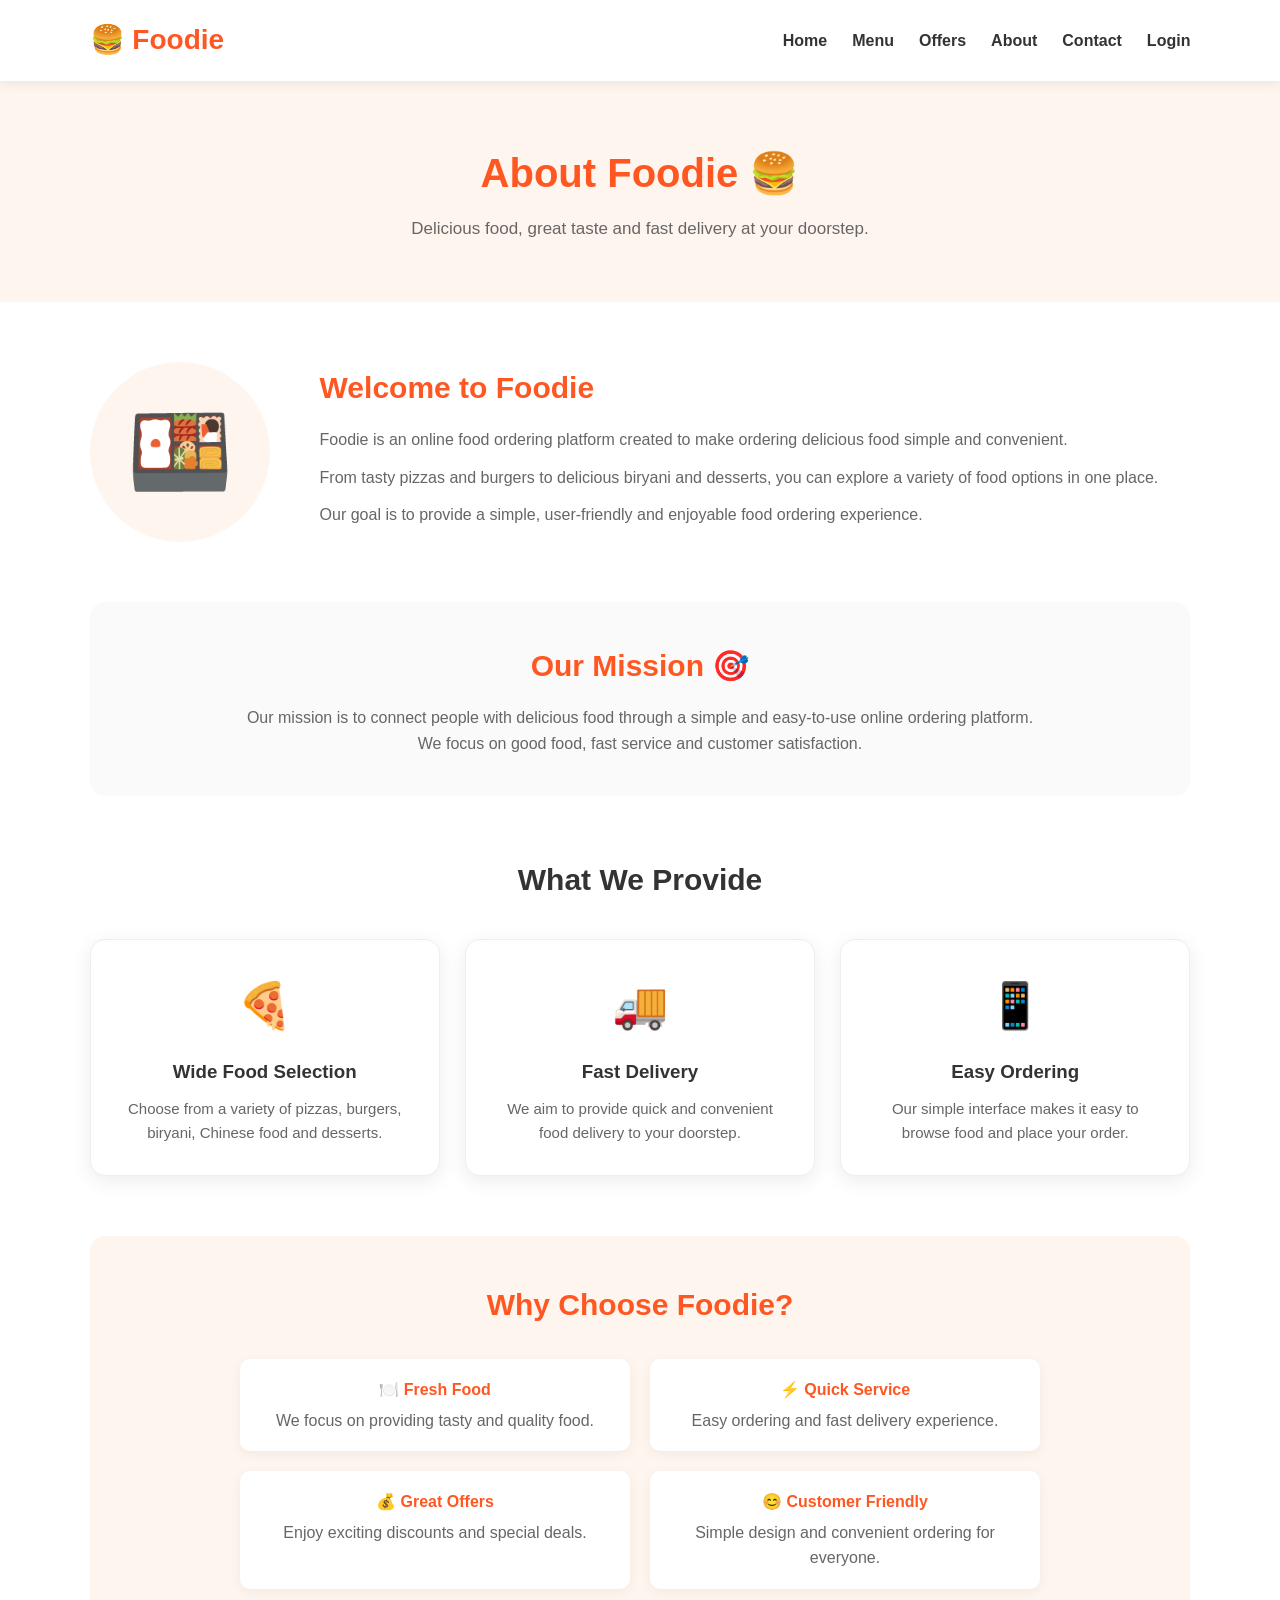
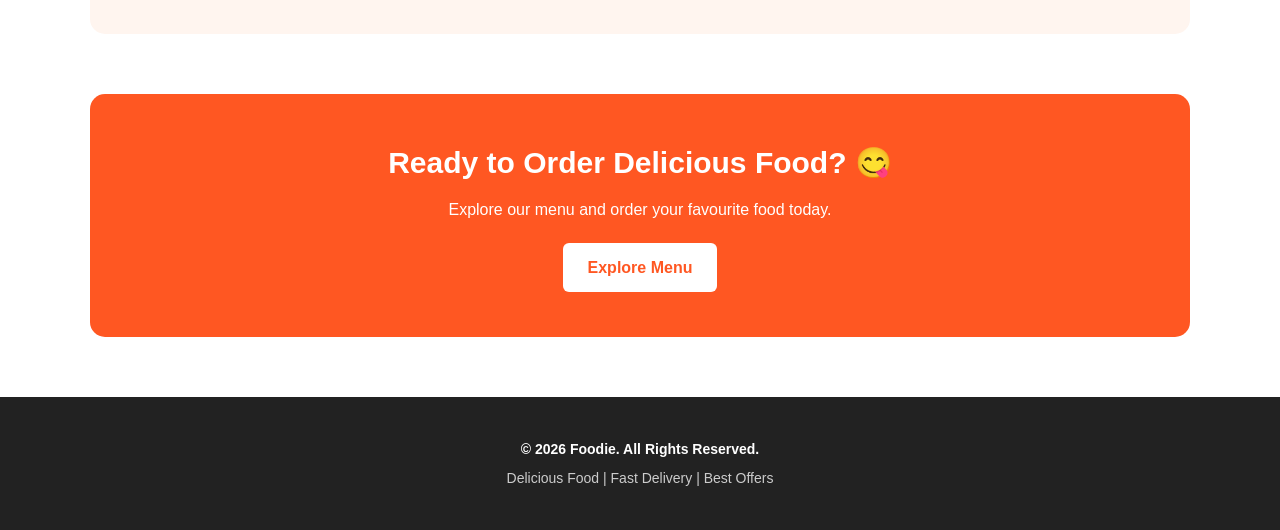
<file: about.html>
<!DOCTYPE html>
<html lang="en">
<head>
    <meta charset="UTF-8">
    <meta name="viewport" content="width=device-width, initial-scale=1.0">

    <title>About Us - Foodie</title>

    <link rel="stylesheet" href="style.css">

    <style>
        /* About Page */

        .about-header {
            background: #fff5ef;
            text-align: center;
            padding: 60px 20px;
        }

        .about-header h1 {
            font-size: 40px;
            color: #ff5722;
            margin-bottom: 10px;
        }

        .about-header p {
            color: #666;
            font-size: 17px;
        }

        .about-section {
            padding: 60px 7%;
        }

        .about-container {
            max-width: 1200px;
            margin: auto;
        }

        .about-intro {
            display: flex;
            align-items: center;
            gap: 50px;
            margin-bottom: 60px;
        }

        .about-icon {
            min-width: 180px;
            height: 180px;
            background: #fff5ef;
            border-radius: 50%;
            display: flex;
            justify-content: center;
            align-items: center;
            font-size: 85px;
        }

        .about-text {
            flex: 1;
        }

        .about-text h2 {
            color: #ff5722;
            font-size: 30px;
            margin-bottom: 15px;
        }

        .about-text p {
            color: #666;
            font-size: 16px;
            margin-bottom: 12px;
        }

        /* Mission */

        .mission {
            background: #fafafa;
            padding: 40px;
            border-radius: 15px;
            text-align: center;
            margin-bottom: 60px;
        }

        .mission h2 {
            color: #ff5722;
            font-size: 30px;
            margin-bottom: 15px;
        }

        .mission p {
            color: #666;
            max-width: 800px;
            margin: auto;
        }

        /* Services */

        .about-title {
            text-align: center;
            margin-bottom: 35px;
        }

        .about-title h2 {
            font-size: 30px;
            color: #333;
        }

        .services-container {
            display: grid;
            grid-template-columns: repeat(3, 1fr);
            gap: 25px;
            margin-bottom: 60px;
        }

        .service-card {
            background: white;
            padding: 30px 25px;
            text-align: center;
            border-radius: 15px;
            box-shadow: 0 5px 20px rgba(0, 0, 0, 0.08);
            transition: 0.3s;
            border: 1px solid #eee;
        }

        .service-card:hover {
            transform: translateY(-8px);
        }

        .service-icon {
            font-size: 45px;
            margin-bottom: 15px;
        }

        .service-card h3 {
            color: #333;
            margin-bottom: 10px;
        }

        .service-card p {
            color: #666;
            font-size: 15px;
        }

        /* Why Choose Us */

        .why-us {
            background: #fff5ef;
            padding: 45px 30px;
            border-radius: 15px;
            margin-bottom: 60px;
        }

        .why-us h2 {
            text-align: center;
            color: #ff5722;
            margin-bottom: 30px;
            font-size: 30px;
        }

        .why-list {
            max-width: 800px;
            margin: auto;
            display: grid;
            grid-template-columns: repeat(2, 1fr);
            gap: 20px;
        }

        .why-item {
            background: white;
            padding: 18px 20px;
            border-radius: 10px;
            box-shadow: 0 3px 12px rgba(0, 0, 0, 0.05);
        }

        .why-item strong {
            color: #ff5722;
        }

        .why-item p {
            color: #666;
            margin-top: 5px;
        }

        /* CTA */

        .about-cta {
            background: #ff5722;
            color: white;
            text-align: center;
            padding: 45px 20px;
            border-radius: 15px;
        }

        .about-cta h2 {
            font-size: 30px;
            margin-bottom: 10px;
        }

        .about-cta p {
            margin-bottom: 20px;
        }

        .about-cta a {
            display: inline-block;
            background: white;
            color: #ff5722;
            padding: 12px 25px;
            border-radius: 6px;
            font-weight: bold;
        }

        /* Responsive */

        @media (max-width: 900px) {

            .about-intro {
                flex-direction: column;
                text-align: center;
            }

            .services-container {
                grid-template-columns: repeat(2, 1fr);
            }

            .why-list {
                grid-template-columns: 1fr;
            }
        }

        @media (max-width: 600px) {

            .about-header h1 {
                font-size: 32px;
            }

            .about-section {
                padding: 40px 5%;
            }

            .services-container {
                grid-template-columns: 1fr;
            }

            .mission {
                padding: 30px 20px;
            }

            .about-icon {
                min-width: 140px;
                width: 140px;
                height: 140px;
                font-size: 65px;
            }
        }
    </style>
</head>

<body>

    <!-- Navbar -->

    <nav class="navbar">

        <div class="logo">
            🍔 Foodie
        </div>

        <div class="nav-links">

            <a href="index.html">Home</a>

            <a href="menu.html">Menu</a>

            <a href="offers.html">Offers</a>

            <a href="about.html">About</a>

            <a href="contact.html">Contact</a>

            <a href="login.html">Login</a>

        </div>

    </nav>


    <!-- Header -->

    <section class="about-header">

        <h1>About Foodie 🍔</h1>

        <p>
            Delicious food, great taste and fast delivery at your doorstep.
        </p>

    </section>


    <!-- About Section -->

    <section class="about-section">

        <div class="about-container">

            <div class="about-intro">

                <div class="about-icon">
                    🍱
                </div>

                <div class="about-text">

                    <h2>Welcome to Foodie</h2>

                    <p>
                        Foodie is an online food ordering platform created
                        to make ordering delicious food simple and convenient.
                    </p>

                    <p>
                        From tasty pizzas and burgers to delicious biryani
                        and desserts, you can explore a variety of food
                        options in one place.
                    </p>

                    <p>
                        Our goal is to provide a simple, user-friendly and
                        enjoyable food ordering experience.
                    </p>

                </div>

            </div>


            <!-- Mission -->

            <div class="mission">

                <h2>Our Mission 🎯</h2>

                <p>
                    Our mission is to connect people with delicious food
                    through a simple and easy-to-use online ordering
                    platform. We focus on good food, fast service and
                    customer satisfaction.
                </p>

            </div>


            <!-- Services -->

            <div class="about-title">

                <h2>What We Provide</h2>

            </div>

            <div class="services-container">

                <div class="service-card">

                    <div class="service-icon">
                        🍕
                    </div>

                    <h3>Wide Food Selection</h3>

                    <p>
                        Choose from a variety of pizzas, burgers,
                        biryani, Chinese food and desserts.
                    </p>

                </div>


                <div class="service-card">

                    <div class="service-icon">
                        🚚
                    </div>

                    <h3>Fast Delivery</h3>

                    <p>
                        We aim to provide quick and convenient
                        food delivery to your doorstep.
                    </p>

                </div>


                <div class="service-card">

                    <div class="service-icon">
                        📱
                    </div>

                    <h3>Easy Ordering</h3>

                    <p>
                        Our simple interface makes it easy to
                        browse food and place your order.
                    </p>

                </div>

            </div>


            <!-- Why Choose Us -->

            <div class="why-us">

                <h2>Why Choose Foodie?</h2>

                <div class="why-list">

                    <div class="why-item">

                        <strong>🍽️ Fresh Food</strong>

                        <p>
                            We focus on providing tasty and quality food.
                        </p>

                    </div>


                    <div class="why-item">

                        <strong>⚡ Quick Service</strong>

                        <p>
                            Easy ordering and fast delivery experience.
                        </p>

                    </div>


                    <div class="why-item">

                        <strong>💰 Great Offers</strong>

                        <p>
                            Enjoy exciting discounts and special deals.
                        </p>

                    </div>


                    <div class="why-item">

                        <strong>😊 Customer Friendly</strong>

                        <p>
                            Simple design and convenient ordering for everyone.
                        </p>

                    </div>

                </div>

            </div>


            <!-- CTA -->

            <div class="about-cta">

                <h2>Ready to Order Delicious Food? 😋</h2>

                <p>
                    Explore our menu and order your favourite food today.
                </p>

                <a href="menu.html">
                    Explore Menu
                </a>

            </div>

        </div>

    </section>


    <!-- Footer -->

    <footer class="footer">

        <p>© 2026 Foodie. All Rights Reserved.</p>

        <p>Delicious Food | Fast Delivery | Best Offers</p>

    </footer>

</body>
</html>
</file>
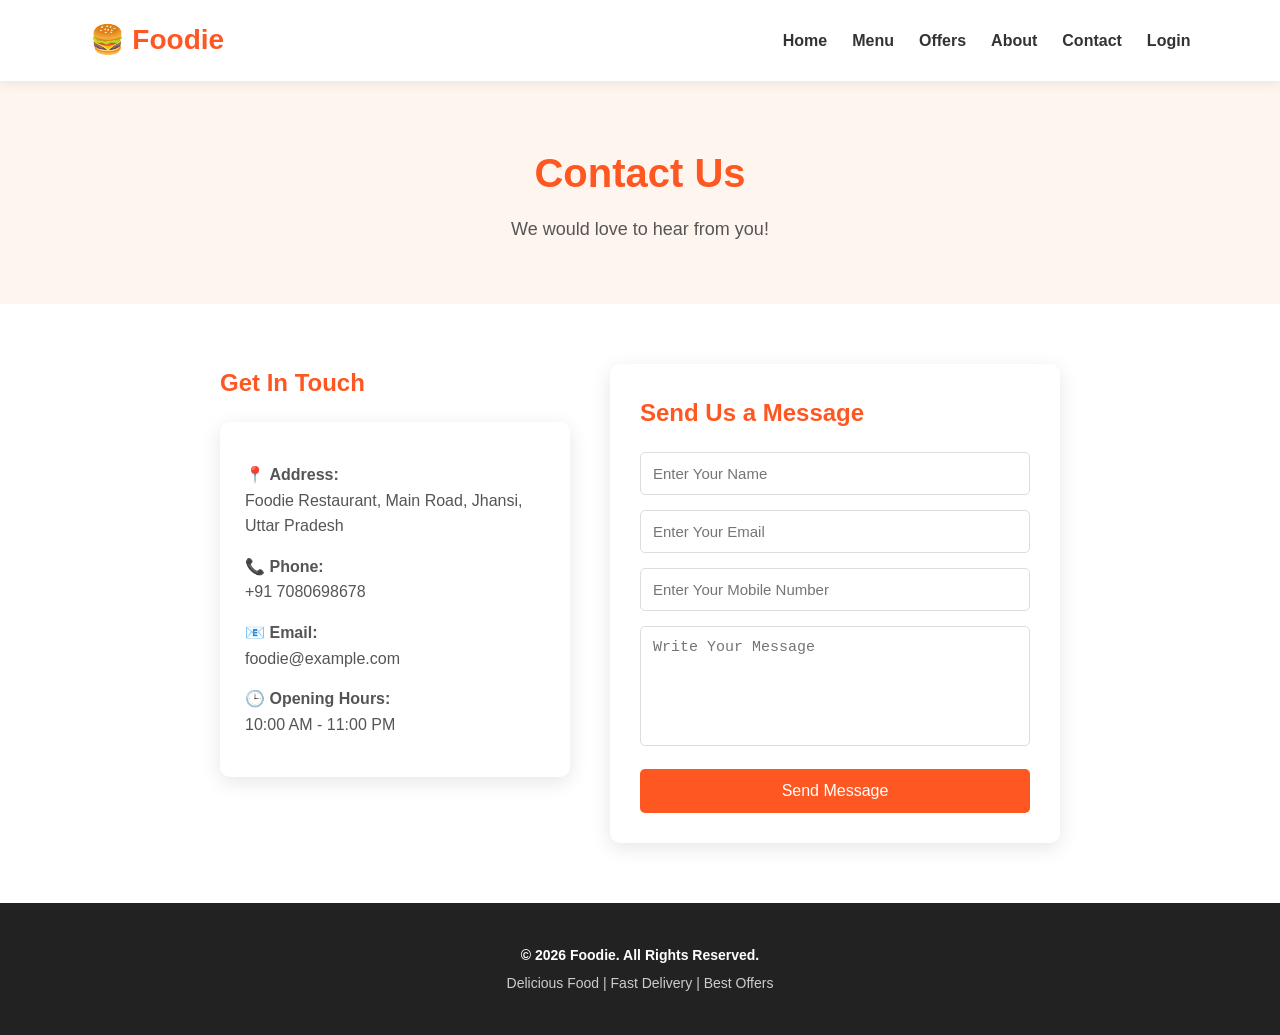
<file: contact.html>
<!DOCTYPE html>
<html lang="en">
<head>
    <meta charset="UTF-8">
    <meta name="viewport" content="width=device-width, initial-scale=1.0">

    <title>Contact Us - Foodie</title>

    <!-- CSS File -->
    <link rel="stylesheet" href="style.css">

    <style>
        .contact-header {
            background: #fff5ef;
            text-align: center;
            padding: 60px 20px;
        }

        .contact-header h1 {
            font-size: 40px;
            color: #ff5722;
            margin-bottom: 10px;
        }

        .contact-header p {
            color: #555;
            font-size: 18px;
        }

        .contact-section {
            display: flex;
            justify-content: center;
            gap: 40px;
            padding: 60px 8%;
            flex-wrap: wrap;
        }

        .contact-info {
            width: 350px;
        }

        .contact-info h2 {
            color: #ff5722;
            margin-bottom: 20px;
        }

        .contact-info p {
            color: #555;
            margin: 15px 0;
            font-size: 16px;
        }

        .contact-box {
            background: #fff;
            padding: 25px;
            border-radius: 10px;
            box-shadow: 0 5px 20px rgba(0,0,0,0.1);
            margin-top: 20px;
        }

        .contact-form {
            width: 450px;
            background: #fff;
            padding: 30px;
            border-radius: 10px;
            box-shadow: 0 5px 20px rgba(0,0,0,0.1);
        }

        .contact-form h2 {
            color: #ff5722;
            margin-bottom: 20px;
        }

        .contact-form input,
        .contact-form textarea {
            width: 100%;
            padding: 12px;
            margin-bottom: 15px;
            border: 1px solid #ddd;
            border-radius: 5px;
            font-size: 15px;
            box-sizing: border-box;
        }

        .contact-form textarea {
            height: 120px;
            resize: none;
        }

        .contact-form button {
            width: 100%;
            padding: 13px;
            background: #ff5722;
            color: white;
            border: none;
            border-radius: 5px;
            font-size: 16px;
            cursor: pointer;
        }

        .contact-form button:hover {
            background: #e64a19;
        }

        @media (max-width: 600px) {
            .contact-header h1 {
                font-size: 30px;
            }

            .contact-info,
            .contact-form {
                width: 100%;
            }

            .contact-section {
                padding: 40px 20px;
            }
        }
    </style>
</head>

<body>

    <!-- Navbar -->
    <nav class="navbar">
        <div class="logo">🍔 Foodie</div>

        <div class="nav-links">
            <a href="index.html">Home</a>
            <a href="menu.html">Menu</a>
            <a href="offers.html">Offers</a>
            <a href="about.html">About</a>
            <a href="contact.html">Contact</a>
            <a href="login.html">Login</a>
        </div>
    </nav>


    <!-- Contact Header -->
    <section class="contact-header">
        <h1>Contact Us</h1>
        <p>We would love to hear from you!</p>
    </section>


    <!-- Contact Section -->
    <section class="contact-section">

        <!-- Contact Information -->
        <div class="contact-info">

            <h2>Get In Touch</h2>

            <div class="contact-box">
                <p>📍 <strong>Address:</strong><br>
                Foodie Restaurant, Main Road, Jhansi, Uttar Pradesh</p>

                <p>📞 <strong>Phone:</strong><br>
                +91 7080698678</p>

                <p>📧 <strong>Email:</strong><br>
                foodie@example.com</p>

                <p>🕒 <strong>Opening Hours:</strong><br>
                10:00 AM - 11:00 PM</p>
            </div>

        </div>


        <!-- Contact Form -->
        <div class="contact-form">

            <h2>Send Us a Message</h2>

            <form>

                <input type="text"
                       placeholder="Enter Your Name"
                       required>

                <input type="email"
                       placeholder="Enter Your Email"
                       required>

                <input type="tel"
                       placeholder="Enter Your Mobile Number"
                       required>

                <textarea
                    placeholder="Write Your Message"
                    required></textarea>

                <button type="submit">
                    Send Message
                </button>

            </form>

        </div>

    </section>


    <!-- Footer -->
    <footer class="footer">

        <p>© 2026 Foodie. All Rights Reserved.</p>

        <p>Delicious Food | Fast Delivery | Best Offers</p>

    </footer>

</body>
</html>
</file>
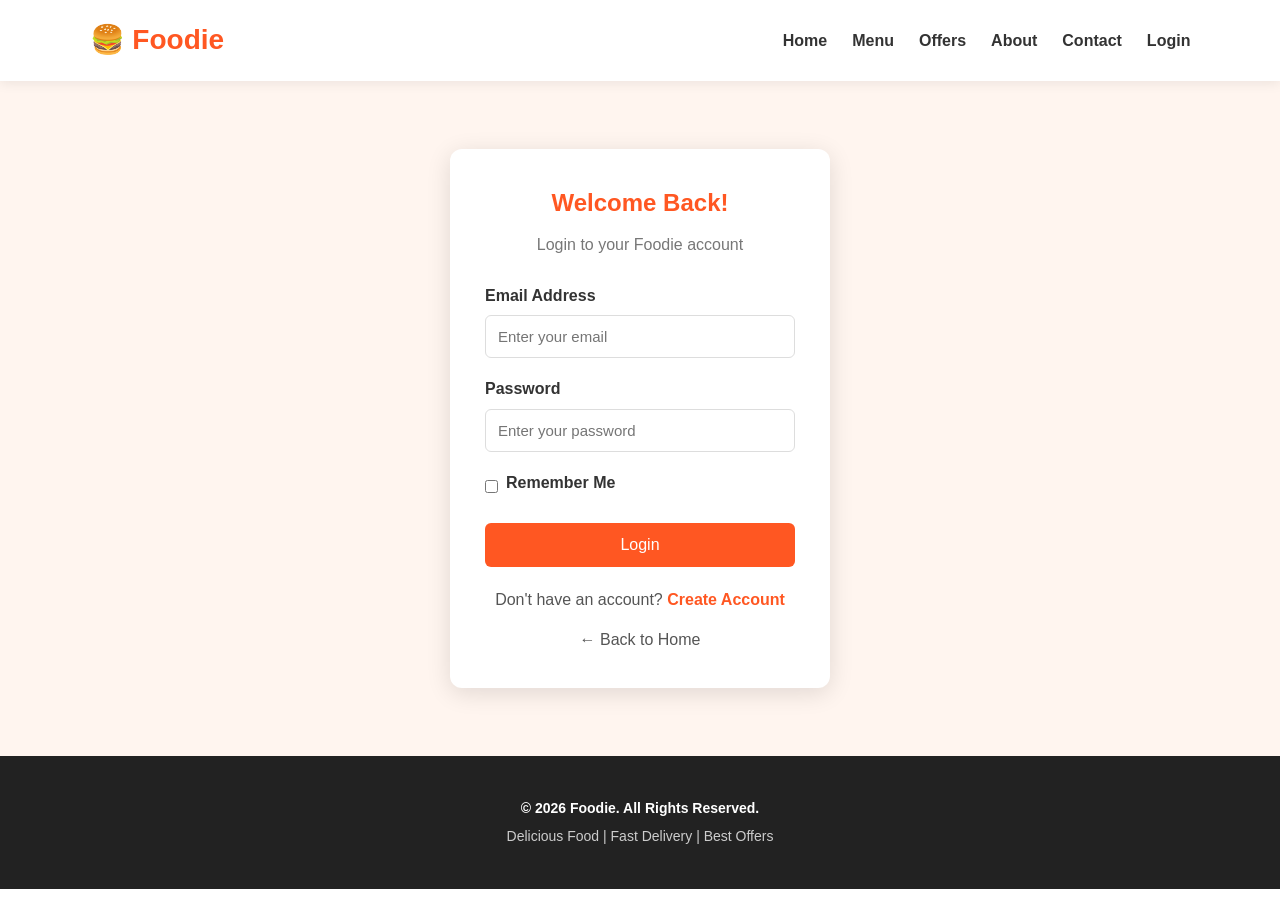
<file: login.html>
<!DOCTYPE html>
<html lang="en">
<head>
    <meta charset="UTF-8">
    <meta name="viewport" content="width=device-width, initial-scale=1.0">

    <title>Login - Foodie</title>

    <!-- CSS File -->
    <link rel="stylesheet" href="style.css">

    <style>
        .login-section {
            min-height: 75vh;
            display: flex;
            justify-content: center;
            align-items: center;
            background: #fff5ef;
            padding: 50px 20px;
        }

        .login-box {
            width: 380px;
            background: white;
            padding: 35px;
            border-radius: 12px;
            box-shadow: 0 5px 25px rgba(0, 0, 0, 0.12);
        }

        .login-box h1 {
            text-align: center;
            color: #ff5722;
            margin-bottom: 10px;
        }

        .login-box .subtitle {
            text-align: center;
            color: #777;
            margin-bottom: 25px;
        }

        .login-box label {
            display: block;
            margin-bottom: 7px;
            color: #333;
            font-weight: bold;
        }

        .login-box input[type="email"],
        .login-box input[type="password"] {
            width: 100%;
            padding: 12px;
            margin-bottom: 18px;
            border: 1px solid #ddd;
            border-radius: 6px;
            box-sizing: border-box;
            font-size: 15px;
        }

        .login-box input:focus {
            outline: none;
            border-color: #ff5722;
        }

        .remember {
            display: flex;
            align-items: center;
            gap: 8px;
            margin-bottom: 20px;
            color: #555;
        }

        .login-btn {
            width: 100%;
            padding: 13px;
            background: #ff5722;
            color: white;
            border: none;
            border-radius: 6px;
            font-size: 16px;
            cursor: pointer;
        }

        .login-btn:hover {
            background: #e64a19;
        }

        .signup {
            text-align: center;
            margin-top: 20px;
            color: #555;
        }

        .signup a {
            color: #ff5722;
            text-decoration: none;
            font-weight: bold;
        }

        .home-link {
            text-align: center;
            margin-top: 15px;
        }

        .home-link a {
            color: #555;
            text-decoration: none;
        }

        @media (max-width: 500px) {
            .login-box {
                width: 100%;
                padding: 25px;
            }
        }
    </style>
</head>

<body>

    <!-- Navbar -->
    <nav class="navbar">

        <div class="logo">🍔 Foodie</div>

        <div class="nav-links">
            <a href="index.html">Home</a>
            <a href="menu.html">Menu</a>
            <a href="offers.html">Offers</a>
            <a href="about.html">About</a>
            <a href="contact.html">Contact</a>
            <a href="login.html">Login</a>
        </div>

    </nav>


    <!-- Login Section -->
    <section class="login-section">

        <div class="login-box">

            <h1>Welcome Back!</h1>

            <p class="subtitle">
                Login to your Foodie account
            </p>

            <form>

                <!-- Email -->
                <label for="email">Email Address</label>

                <input
                    type="email"
                    id="email"
                    placeholder="Enter your email"
                    required
                >


                <!-- Password -->
                <label for="password">Password</label>

                <input
                    type="password"
                    id="password"
                    placeholder="Enter your password"
                    required
                >


                <!-- Remember Me -->
                <div class="remember">

                    <input
                        type="checkbox"
                        id="remember"
                    >

                    <label for="remember">
                        Remember Me
                    </label>

                </div>


                <!-- Login Button -->
                <button
                    type="submit"
                    class="login-btn">
                    Login
                </button>

            </form>


            <!-- Signup -->
            <div class="signup">
                Don't have an account?
                <a href="#">Create Account</a>
            </div>


            <!-- Home -->
            <div class="home-link">
                <a href="index.html">← Back to Home</a>
            </div>

        </div>

    </section>


    <!-- Footer -->
    <footer class="footer">

        <p>© 2026 Foodie. All Rights Reserved.</p>

        <p>Delicious Food | Fast Delivery | Best Offers</p>

    </footer>

</body>
</html>
</file>
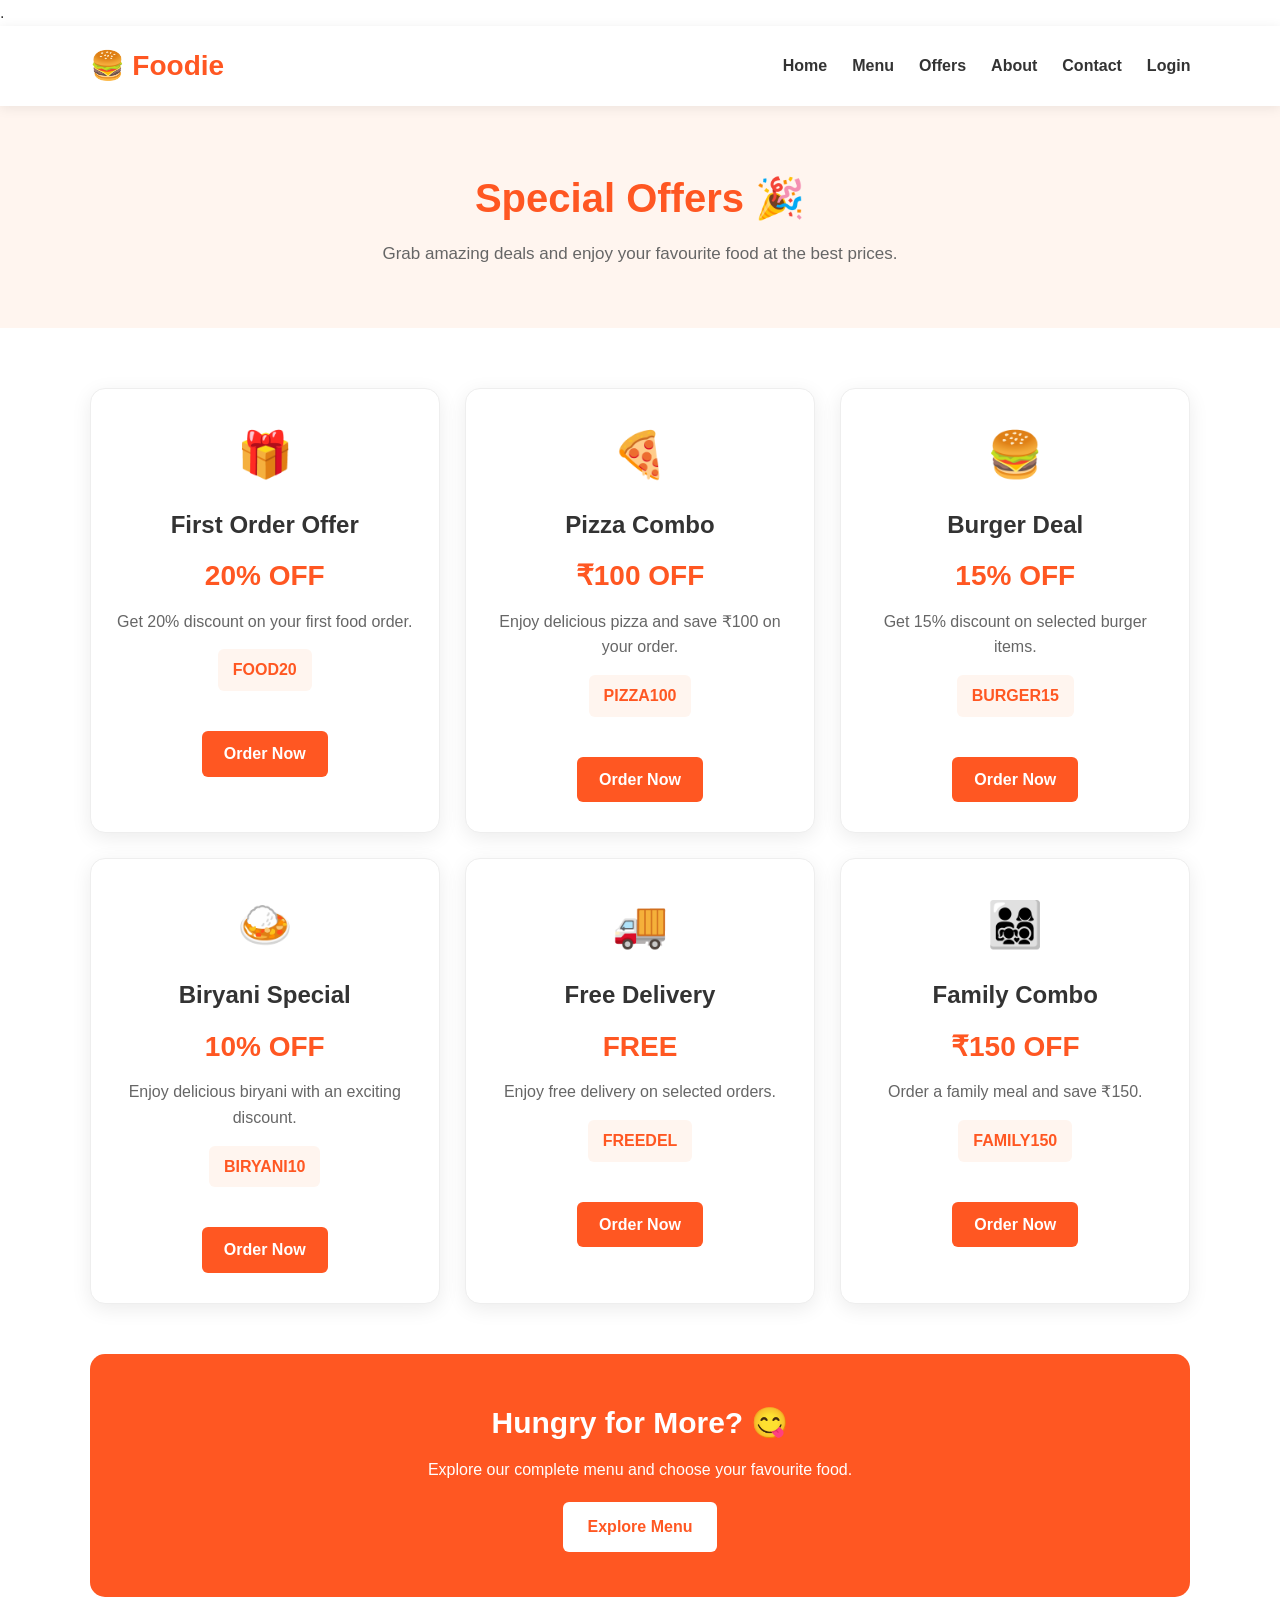
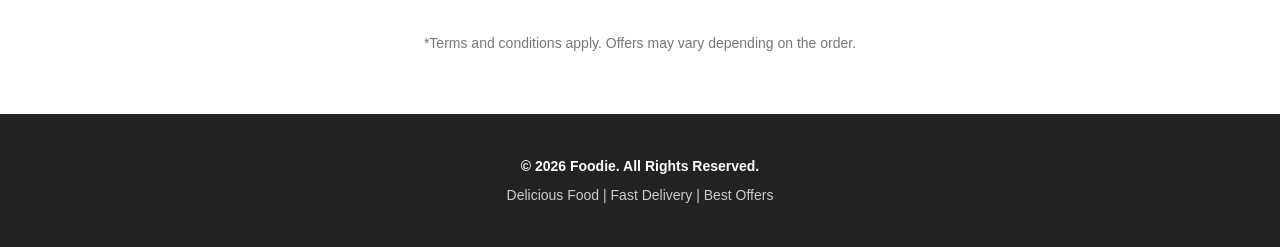
<file: offers.html>
.<!DOCTYPE html>
<html lang="en">
<head>
    <meta charset="UTF-8">
    <meta name="viewport" content="width=device-width, initial-scale=1.0">

    <title>Offers - Foodie</title>

    <link rel="stylesheet" href="style.css">

    <style>
        /* Offers Page */

        .offers-header {
            background: #fff5ef;
            text-align: center;
            padding: 60px 20px;
        }

        .offers-header h1 {
            font-size: 40px;
            color: #ff5722;
            margin-bottom: 10px;
        }

        .offers-header p {
            color: #666;
            font-size: 17px;
        }

        .offers-section {
            padding: 60px 7%;
            background: #fff;
        }

        .offers-container {
            max-width: 1200px;
            margin: auto;
            display: grid;
            grid-template-columns: repeat(3, 1fr);
            gap: 25px;
        }

        .offer-card {
            background: white;
            border-radius: 15px;
            padding: 30px 25px;
            text-align: center;
            box-shadow: 0 5px 20px rgba(0, 0, 0, 0.08);
            transition: 0.3s;
            border: 1px solid #eee;
        }

        .offer-card:hover {
            transform: translateY(-8px);
            box-shadow: 0 10px 25px rgba(0, 0, 0, 0.12);
        }

        .offer-icon {
            font-size: 45px;
            margin-bottom: 15px;
        }

        .offer-card h2 {
            color: #333;
            margin-bottom: 10px;
        }

        .offer-card h3 {
            color: #ff5722;
            font-size: 28px;
            margin-bottom: 10px;
        }

        .offer-card p {
            color: #666;
            margin-bottom: 15px;
        }

        .coupon {
            display: inline-block;
            background: #fff5ef;
            color: #ff5722;
            padding: 8px 15px;
            border-radius: 6px;
            font-weight: bold;
            margin-bottom: 20px;
        }

        .offer-btn {
            display: inline-block;
            background: #ff5722;
            color: white;
            padding: 10px 22px;
            border-radius: 6px;
            font-weight: bold;
            transition: 0.3s;
        }

        .offer-btn:hover {
            background: #e64a19;
        }

        .offer-cta {
            margin-top: 50px;
            background: #ff5722;
            color: white;
            text-align: center;
            padding: 45px 20px;
            border-radius: 15px;
        }

        .offer-cta h2 {
            font-size: 30px;
            margin-bottom: 10px;
        }

        .offer-cta p {
            margin-bottom: 20px;
        }

        .cta-btn {
            display: inline-block;
            background: white;
            color: #ff5722;
            padding: 12px 25px;
            border-radius: 6px;
            font-weight: bold;
        }

        .terms {
            text-align: center;
            margin-top: 35px;
            color: #777;
            font-size: 14px;
        }

        /* Responsive */

        @media (max-width: 900px) {
            .offers-container {
                grid-template-columns: repeat(2, 1fr);
            }
        }

        @media (max-width: 600px) {
            .offers-container {
                grid-template-columns: 1fr;
            }

            .offers-header h1 {
                font-size: 32px;
            }
        }
    </style>
</head>

<body>

    <!-- Navbar -->

    <nav class="navbar">

        <div class="logo">
            🍔 Foodie
        </div>

        <div class="nav-links">
            <a href="index.html">Home</a>
            <a href="menu.html">Menu</a>
            <a href="offers.html">Offers</a>
            <a href="about.html">About</a>
            <a href="contact.html">Contact</a>
            <a href="login.html">Login</a>
        </div>

    </nav>


    <!-- Page Header -->

    <section class="offers-header">

        <h1>Special Offers 🎉</h1>

        <p>
            Grab amazing deals and enjoy your favourite food at the best prices.
        </p>

    </section>


    <!-- Offers -->

    <section class="offers-section">

        <div class="offers-container">

            <!-- Offer 1 -->

            <div class="offer-card">

                <div class="offer-icon">🎁</div>

                <h2>First Order Offer</h2>

                <h3>20% OFF</h3>

                <p>
                    Get 20% discount on your first food order.
                </p>

                <div class="coupon">
                    FOOD20
                </div>

                <br>

                <a href="order.html" class="offer-btn">
                    Order Now
                </a>

            </div>


            <!-- Offer 2 -->

            <div class="offer-card">

                <div class="offer-icon">🍕</div>

                <h2>Pizza Combo</h2>

                <h3>₹100 OFF</h3>

                <p>
                    Enjoy delicious pizza and save ₹100 on your order.
                </p>

                <div class="coupon">
                    PIZZA100
                </div>

                <br>

                <a href="order.html" class="offer-btn">
                    Order Now
                </a>

            </div>


            <!-- Offer 3 -->

            <div class="offer-card">

                <div class="offer-icon">🍔</div>

                <h2>Burger Deal</h2>

                <h3>15% OFF</h3>

                <p>
                    Get 15% discount on selected burger items.
                </p>

                <div class="coupon">
                    BURGER15
                </div>

                <br>

                <a href="order.html" class="offer-btn">
                    Order Now
                </a>

            </div>


            <!-- Offer 4 -->

            <div class="offer-card">

                <div class="offer-icon">🍛</div>

                <h2>Biryani Special</h2>

                <h3>10% OFF</h3>

                <p>
                    Enjoy delicious biryani with an exciting discount.
                </p>

                <div class="coupon">
                    BIRYANI10
                </div>

                <br>

                <a href="order.html" class="offer-btn">
                    Order Now
                </a>

            </div>


            <!-- Offer 5 -->

            <div class="offer-card">

                <div class="offer-icon">🚚</div>

                <h2>Free Delivery</h2>

                <h3>FREE</h3>

                <p>
                    Enjoy free delivery on selected orders.
                </p>

                <div class="coupon">
                    FREEDEL
                </div>

                <br>

                <a href="order.html" class="offer-btn">
                    Order Now
                </a>

            </div>


            <!-- Offer 6 -->

            <div class="offer-card">

                <div class="offer-icon">👨‍👩‍👧‍👦</div>

                <h2>Family Combo</h2>

                <h3>₹150 OFF</h3>

                <p>
                    Order a family meal and save ₹150.
                </p>

                <div class="coupon">
                    FAMILY150
                </div>

                <br>

                <a href="order.html" class="offer-btn">
                    Order Now
                </a>

            </div>

        </div>


        <!-- CTA -->

        <div class="offer-cta">

            <h2>Hungry for More? 😋</h2>

            <p>
                Explore our complete menu and choose your favourite food.
            </p>

            <a href="menu.html" class="cta-btn">
                Explore Menu
            </a>

        </div>


        <!-- Terms -->

        <div class="terms">

            <p>
                *Terms and conditions apply. Offers may vary depending on the order.
            </p>

        </div>

    </section>


    <!-- Footer -->

    <footer class="footer">

        <p>© 2026 Foodie. All Rights Reserved.</p>

        <p>Delicious Food | Fast Delivery | Best Offers</p>

    </footer>

</body>
</html>
</file>
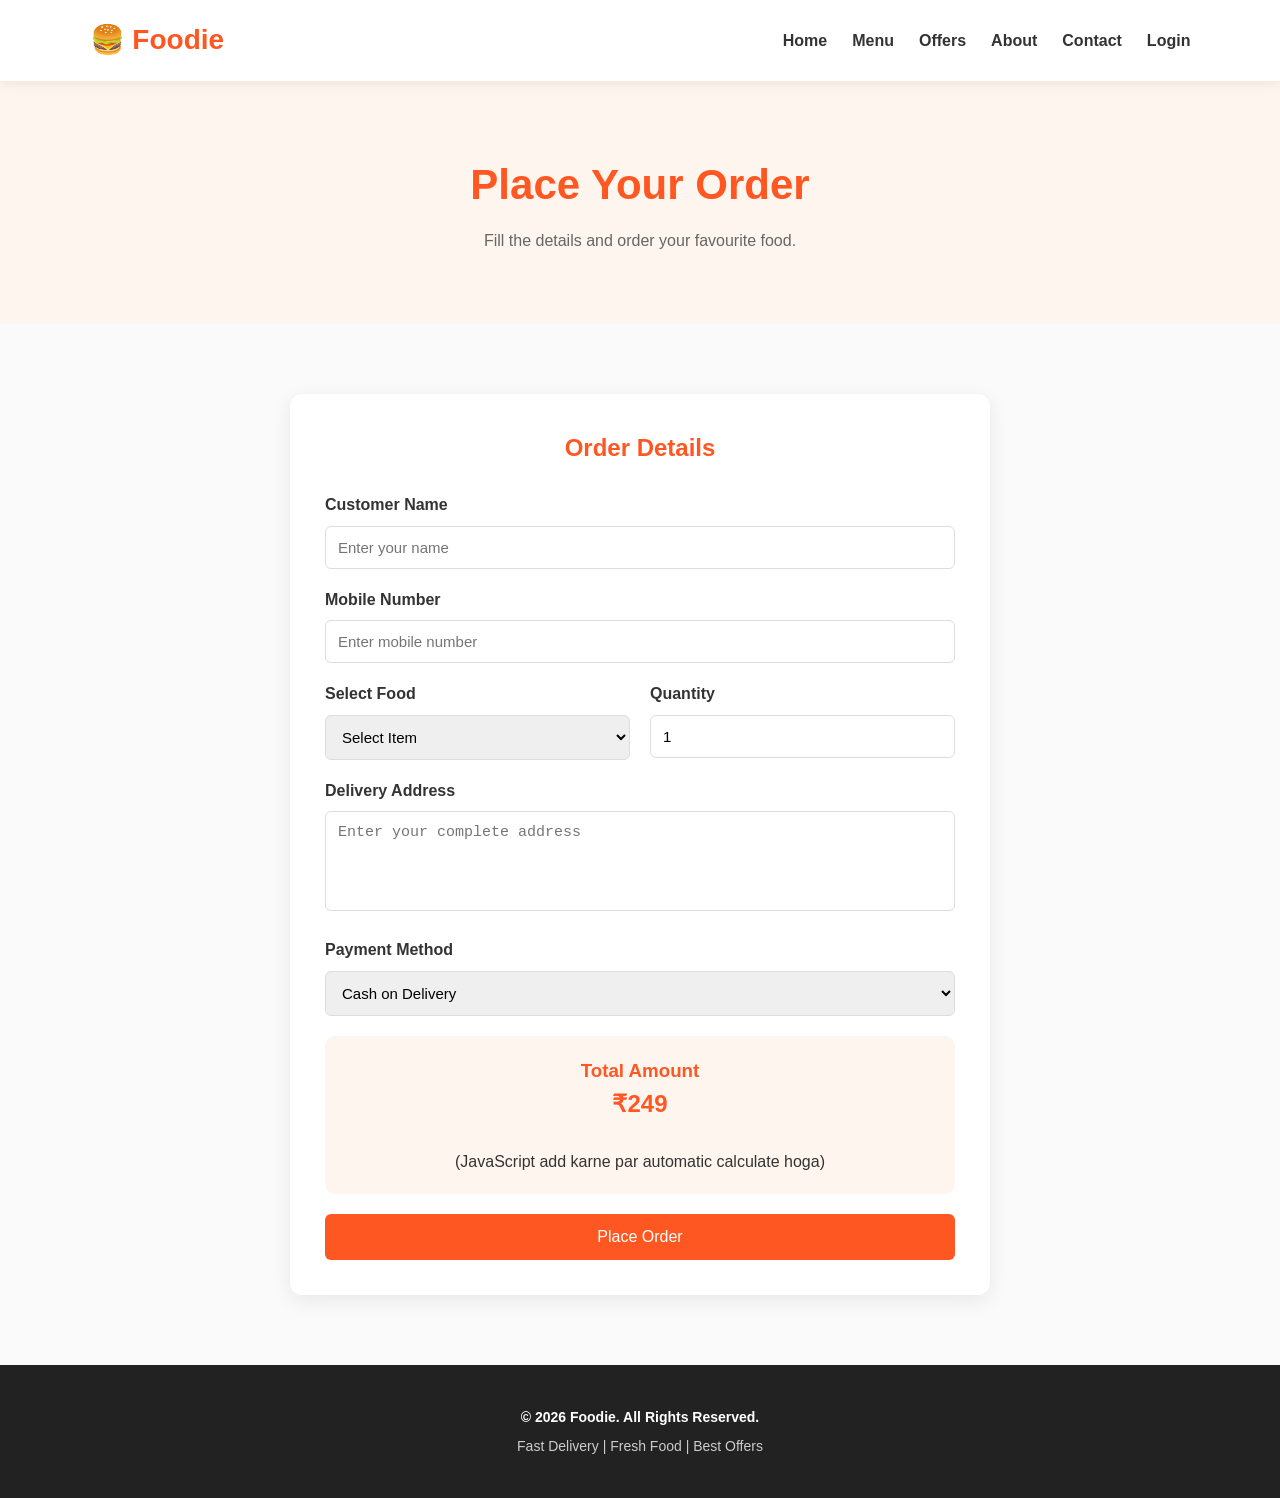
<file: order.html>
<!DOCTYPE html>
<html lang="en">
<head>
    <meta charset="UTF-8">
    <meta name="viewport" content="width=device-width, initial-scale=1.0">
    <title>Order Food - Foodie</title>

    <link rel="stylesheet" href="style.css">

    <style>

        .order-header{
            background:#fff5ef;
            text-align:center;
            padding:70px 20px;
        }

        .order-header h1{
            color:#ff5722;
            font-size:42px;
            margin-bottom:10px;
        }

        .order-header p{
            color:#666;
        }

        .order-section{
            padding:70px 8%;
            background:#fafafa;
            display:flex;
            justify-content:center;
        }

        .order-form{
            width:700px;
            background:white;
            padding:35px;
            border-radius:12px;
            box-shadow:0 5px 20px rgba(0,0,0,0.08);
        }

        .order-form h2{
            text-align:center;
            color:#ff5722;
            margin-bottom:25px;
        }

        .form-group{
            margin-bottom:18px;
        }

        .form-group label{
            display:block;
            margin-bottom:8px;
            font-weight:bold;
            color:#333;
        }

        .form-group input,
        .form-group select,
        .form-group textarea{
            width:100%;
            padding:12px;
            border:1px solid #ddd;
            border-radius:6px;
            font-size:15px;
        }

        textarea{
            resize:none;
            height:100px;
        }

        .row{
            display:grid;
            grid-template-columns:1fr 1fr;
            gap:20px;
        }

        .price-box{
            background:#fff5ef;
            padding:20px;
            border-radius:10px;
            margin:20px 0;
            text-align:center;
        }

        .price-box h3{
            color:#ff5722;
        }

        .place-order{
            width:100%;
            padding:14px;
            border:none;
            background:#ff5722;
            color:white;
            font-size:16px;
            border-radius:6px;
            cursor:pointer;
        }

        .place-order:hover{
            background:#e64a19;
        }

        @media(max-width:700px){

            .row{
                grid-template-columns:1fr;
            }

            .order-form{
                width:100%;
            }
        }

    </style>
</head>
<body>

    <!-- Navbar -->

    <nav class="navbar">

        <div class="logo">🍔 Foodie</div>

        <div class="nav-links">
            <a href="index.html">Home</a>
            <a href="menu.html">Menu</a>
            <a href="offers.html">Offers</a>
            <a href="about.html">About</a>
            <a href="contact.html">Contact</a>
            <a href="login.html">Login</a>
        </div>

    </nav>


    <!-- Header -->

    <section class="order-header">

        <h1>Place Your Order</h1>

        <p>Fill the details and order your favourite food.</p>

    </section>


    <!-- Order Form -->

    <section class="order-section">

        <div class="order-form">

            <h2>Order Details</h2>

            <form>

                <!-- Name -->

                <div class="form-group">

                    <label>Customer Name</label>

                    <input type="text"
                           placeholder="Enter your name"
                           required>

                </div>


                <!-- Phone -->

                <div class="form-group">

                    <label>Mobile Number</label>

                    <input type="tel"
                           placeholder="Enter mobile number"
                           required>

                </div>


                <!-- Food + Quantity -->

                <div class="row">

                    <div class="form-group">

                        <label>Select Food</label>

                        <select required>

                            <option>Select Item</option>

                            <option>Cheese Pizza</option>
                            <option>Farmhouse Pizza</option>
                            <option>Paneer Pizza</option>

                            <option>Classic Burger</option>
                            <option>Cheese Burger</option>

                            <option>Chicken Biryani</option>
                            <option>Veg Biryani</option>

                            <option>Cold Coffee</option>
                            <option>Chocolate Cake</option>

                        </select>

                    </div>


                    <div class="form-group">

                        <label>Quantity</label>

                        <input type="number"
                               min="1"
                               value="1">

                    </div>

                </div>


                <!-- Address -->

                <div class="form-group">

                    <label>Delivery Address</label>

                    <textarea
                        placeholder="Enter your complete address"
                        required></textarea>

                </div>


                <!-- Payment -->

                <div class="form-group">

                    <label>Payment Method</label>

                    <select>

                        <option>Cash on Delivery</option>
                        <option>UPI</option>
                        <option>Debit Card</option>
                        <option>Credit Card</option>

                    </select>

                </div>


                <!-- Price Box -->

                <div class="price-box">

                    <h3>Total Amount</h3>

                    <h2>₹249</h2>

                    <p>
                        (JavaScript add karne par automatic calculate hoga)
                    </p>

                </div>


                <!-- Button -->

                <button class="place-order">

                    Place Order

                </button>

            </form>

        </div>

    </section>


    <!-- Footer -->

    <footer class="footer">

        <p>© 2026 Foodie. All Rights Reserved.</p>

        <p>Fast Delivery | Fresh Food | Best Offers</p>

    </footer>

</body>
</html>
</file>
<file: style.css>
/* =========================
   GLOBAL CSS
========================= */

* {
    margin: 0;
    padding: 0;
    box-sizing: border-box;
}

html {
    scroll-behavior: smooth;
}

body {
    font-family: Arial, sans-serif;
    background: #ffffff;
    color: #333;
    line-height: 1.6;
}

a {
    text-decoration: none;
}


/* =========================
   NAVBAR
========================= */

.navbar {
    width: 100%;
    padding: 18px 7%;
    display: flex;
    justify-content: space-between;
    align-items: center;
    background: #ffffff;
    box-shadow: 0 2px 12px rgba(0, 0, 0, 0.08);
    position: sticky;
    top: 0;
    z-index: 1000;
}

.logo {
    font-size: 28px;
    font-weight: bold;
    color: #ff5722;
}

.nav-links {
    display: flex;
    gap: 25px;
}

.nav-links a {
    color: #333;
    font-weight: 600;
    transition: 0.3s;
}

.nav-links a:hover {
    color: #ff5722;
}


/* =========================
   HERO SECTION
========================= */

.hero {
    min-height: 600px;
    padding: 80px 8%;
    display: flex;
    align-items: center;
    background:
        linear-gradient(
            rgba(255, 245, 239, 0.93),
            rgba(255, 245, 239, 0.93)
        ),
        url("../images/pizza.jpg");

    background-size: cover;
    background-position: center;
}

.hero-content {
    max-width: 650px;
}

.welcome {
    color: #ff5722;
    font-weight: bold;
    letter-spacing: 2px;
    margin-bottom: 15px;
}

.hero h1 {
    font-size: 58px;
    line-height: 1.15;
    color: #222;
    margin-bottom: 20px;
}

.hero h1 span {
    color: #ff5722;
}

.hero-text {
    max-width: 550px;
    font-size: 18px;
    color: #666;
    margin-bottom: 30px;
}

.hero-buttons {
    display: flex;
    gap: 15px;
    flex-wrap: wrap;
}

.btn {
    display: inline-block;
    padding: 13px 28px;
    background: #ff5722;
    color: white;
    border-radius: 6px;
    font-weight: bold;
    transition: 0.3s;
}

.btn:hover {
    background: #e64a19;
    transform: translateY(-2px);
}

.btn-outline {
    background: transparent;
    color: #ff5722;
    border: 2px solid #ff5722;
}

.btn-outline:hover {
    background: #ff5722;
    color: white;
}


/* =========================
   COMMON SECTION
========================= */

.categories,
.popular,
.why-us {
    padding: 70px 8%;
    text-align: center;
}

.categories {
    background: #ffffff;
}

.popular {
    background: #fafafa;
}

.why-us {
    background: #ffffff;
}

.categories h2,
.popular h2,
.why-us h2 {
    font-size: 34px;
    color: #222;
    margin-bottom: 8px;
}

.section-text {
    color: #777;
    margin-bottom: 35px;
}


/* =========================
   CATEGORY CARDS
========================= */

.category-container {
    display: grid;
    grid-template-columns: repeat(4, 1fr);
    gap: 25px;
    margin-top: 35px;
}

.category-card {
    padding: 30px 20px;
    background: white;
    border-radius: 12px;
    box-shadow: 0 5px 20px rgba(0, 0, 0, 0.08);
    transition: 0.3s;
}

.category-card:hover {
    transform: translateY(-8px);
    box-shadow: 0 10px 25px rgba(0, 0, 0, 0.12);
}

.category-icon {
    font-size: 50px;
    margin-bottom: 10px;
}

.category-card h3 {
    color: #333;
    margin-bottom: 5px;
}

.category-card p {
    color: #777;
}


/* =========================
   FOOD CARDS
========================= */

.food-container {
    display: grid;
    grid-template-columns: repeat(4, 1fr);
    gap: 25px;
    margin-top: 35px;
}

.food-card {
    background: white;
    border-radius: 12px;
    overflow: hidden;
    box-shadow: 0 5px 20px rgba(0, 0, 0, 0.08);
    text-align: left;
    transition: 0.3s;
}

.food-card:hover {
    transform: translateY(-8px);
    box-shadow: 0 12px 30px rgba(0, 0, 0, 0.15);
}

.food-card img {
    width: 100%;
    height: 210px;
    object-fit: cover;
    display: block;
    transition: 0.4s;
}

.food-card:hover img {
    transform: scale(1.05);
}

.food-info {
    padding: 20px;
}

.food-info h3 {
    font-size: 20px;
    margin-bottom: 8px;
    color: #222;
}

.food-info p {
    color: #777;
    font-size: 14px;
    margin-bottom: 18px;
}

.food-bottom {
    display: flex;
    justify-content: space-between;
    align-items: center;
}

.price {
    color: #ff5722;
    font-size: 21px;
    font-weight: bold;
}

.small-btn {
    padding: 8px 16px;
    background: #ff5722;
    color: white;
    border-radius: 5px;
    font-size: 14px;
    font-weight: bold;
    transition: 0.3s;
}

.small-btn:hover {
    background: #e64a19;
}


/* =========================
   OFFER SECTION
========================= */

.offer {
    padding: 70px 8%;
    background: #ff5722;
    text-align: center;
    color: white;
}

.offer-content p:first-child {
    font-weight: bold;
    letter-spacing: 2px;
}

.offer h2 {
    font-size: 38px;
    margin: 10px 0;
}

.offer strong {
    background: white;
    color: #ff5722;
    padding: 4px 10px;
    border-radius: 5px;
}

.offer-btn {
    display: inline-block;
    margin-top: 20px;
    padding: 12px 28px;
    background: white;
    color: #ff5722;
    border-radius: 6px;
    font-weight: bold;
    transition: 0.3s;
}

.offer-btn:hover {
    background: #222;
    color: white;
}


/* =========================
   WHY CHOOSE US
========================= */

.why-container {
    display: grid;
    grid-template-columns: repeat(3, 1fr);
    gap: 30px;
    margin-top: 35px;
}

.why-card {
    padding: 30px;
    border-radius: 12px;
    background: #fff5ef;
    transition: 0.3s;
}

.why-card:hover {
    transform: translateY(-6px);
}

.why-card div {
    font-size: 45px;
    margin-bottom: 10px;
}

.why-card h3 {
    margin-bottom: 8px;
}

.why-card p {
    color: #666;
}


/* =========================
   CTA SECTION
========================= */

.cta {
    padding: 70px 20px;
    text-align: center;
    background: #fafafa;
}

.cta h2 {
    font-size: 36px;
    margin-bottom: 10px;
}

.cta p {
    color: #666;
    margin-bottom: 25px;
}


/* =========================
   FOOTER
========================= */

    /* .footer {
        background: #222;
        color: white;
        text-align: center;
        padding: 30px 20px;
    }

    .footer p {
        margin: 5px 0;
        color: #ccc;
    } */
/* =========================
   COMMON FOOTER
========================= */

.footer {
    width: 100%;
    background: #222;
    color: white;
    text-align: center;
    padding: 35px 20px;
    margin-top: 0;
}

.footer p {
    margin: 6px 0;
    color: #cccccc;
    font-size: 14px;
}

.footer p:first-child {
    color: white;
    font-weight: 600;
}

/* =========================
   RESPONSIVE DESIGN
========================= */

@media (max-width: 1000px) {

    .category-container {
        grid-template-columns: repeat(2, 1fr);
    }

    .food-container {
        grid-template-columns: repeat(2, 1fr);
    }

    .hero h1 {
        font-size: 48px;
    }
}


@media (max-width: 700px) {

    .navbar {
        flex-direction: column;
        gap: 15px;
    }

    .nav-links {
        flex-wrap: wrap;
        justify-content: center;
        gap: 15px;
    }

    .hero {
        min-height: 500px;
        padding: 60px 6%;
    }

    .hero h1 {
        font-size: 40px;
    }

    .hero-text {
        font-size: 16px;
    }

    .category-container,
    .food-container,
    .why-container {
        grid-template-columns: 1fr;
    }

    .categories,
    .popular,
    .why-us {
        padding: 50px 6%;
    }

    .offer h2 {
        font-size: 30px;
    }
}


@media (max-width: 450px) {

    .logo {
        font-size: 24px;
    }

    .nav-links {
        gap: 10px;
        font-size: 14px;
    }

    .hero h1 {
        font-size: 34px;
    }

    .hero-buttons {
        flex-direction: column;
        align-items: flex-start;
    }

    .btn {
        width: 100%;
        text-align: center;
    }
}
</file>
